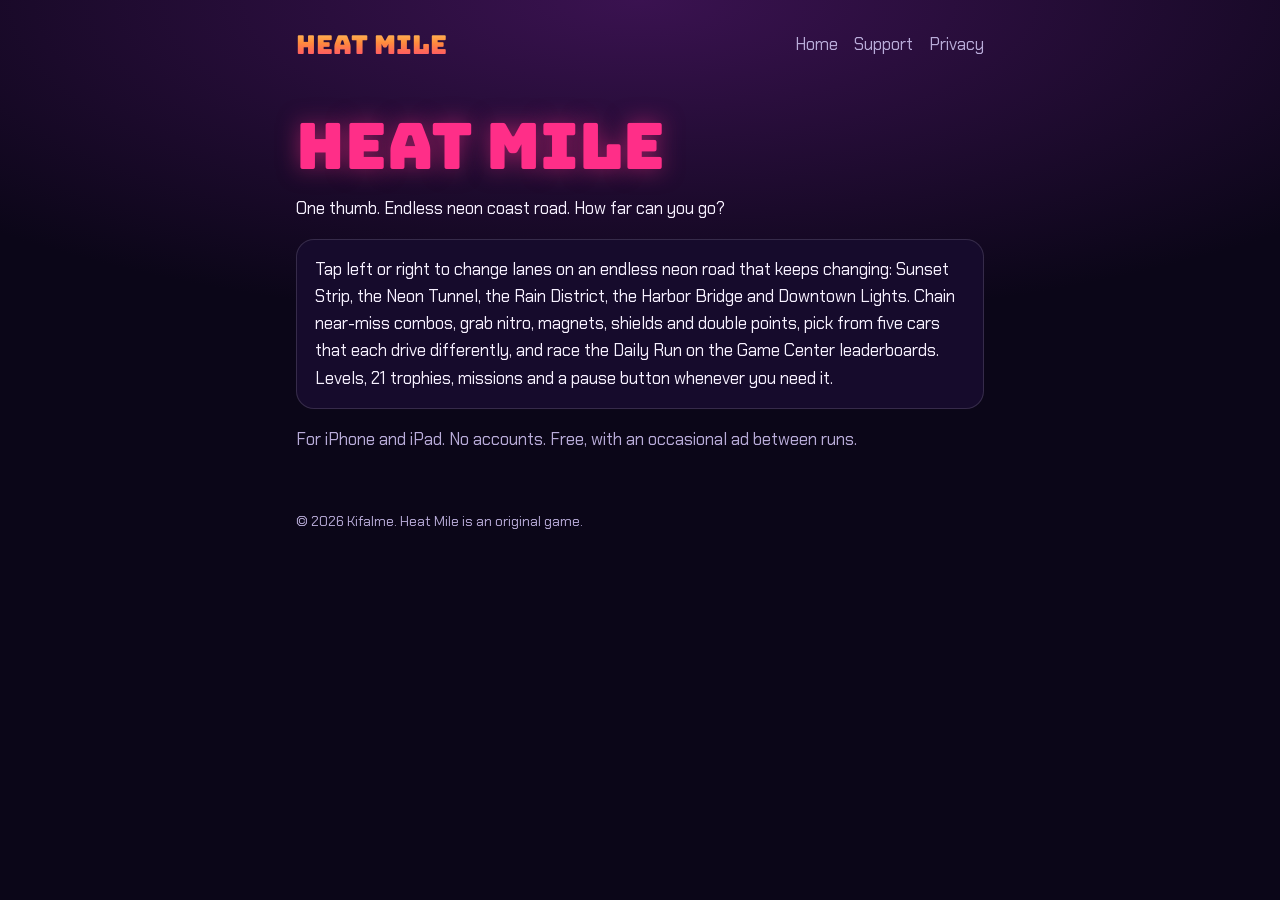
<file: index.html>
<!doctype html><html lang="en"><head><meta charset="utf-8"><meta name="viewport" content="width=device-width,initial-scale=1"><meta name="theme-color" content="#0b0618"><link rel="preconnect" href="https://fonts.googleapis.com"><link rel="stylesheet" href="https://fonts.googleapis.com/css2?family=Bungee&family=Chakra+Petch:wght@500;700&display=swap"><link rel="stylesheet" href="style.css"><title>Heat Mile</title></head>
<body><div class="wrap"><header><a class="brand" href="./">HEAT MILE</a><nav><a href="./">Home</a><a href="support.html">Support</a><a href="privacy.html">Privacy</a></nav></header>
<h1>HEAT MILE</h1>
<p>One thumb. Endless neon coast road. How far can you go?</p>
<div class="card">Tap left or right to change lanes on an endless neon road that keeps changing: Sunset Strip, the Neon Tunnel, the Rain District, the Harbor Bridge and Downtown Lights. Chain near-miss combos, grab nitro, magnets, shields and double points, pick from five cars that each drive differently, and race the Daily Run on the Game Center leaderboards. Levels, 21 trophies, missions and a pause button whenever you need it.</div>
<p class="dim">For iPhone and iPad. No accounts. Free, with an occasional ad between runs.</p>
<footer>© 2026 Kifalme. Heat Mile is an original game.</footer></div></body></html>
</file>
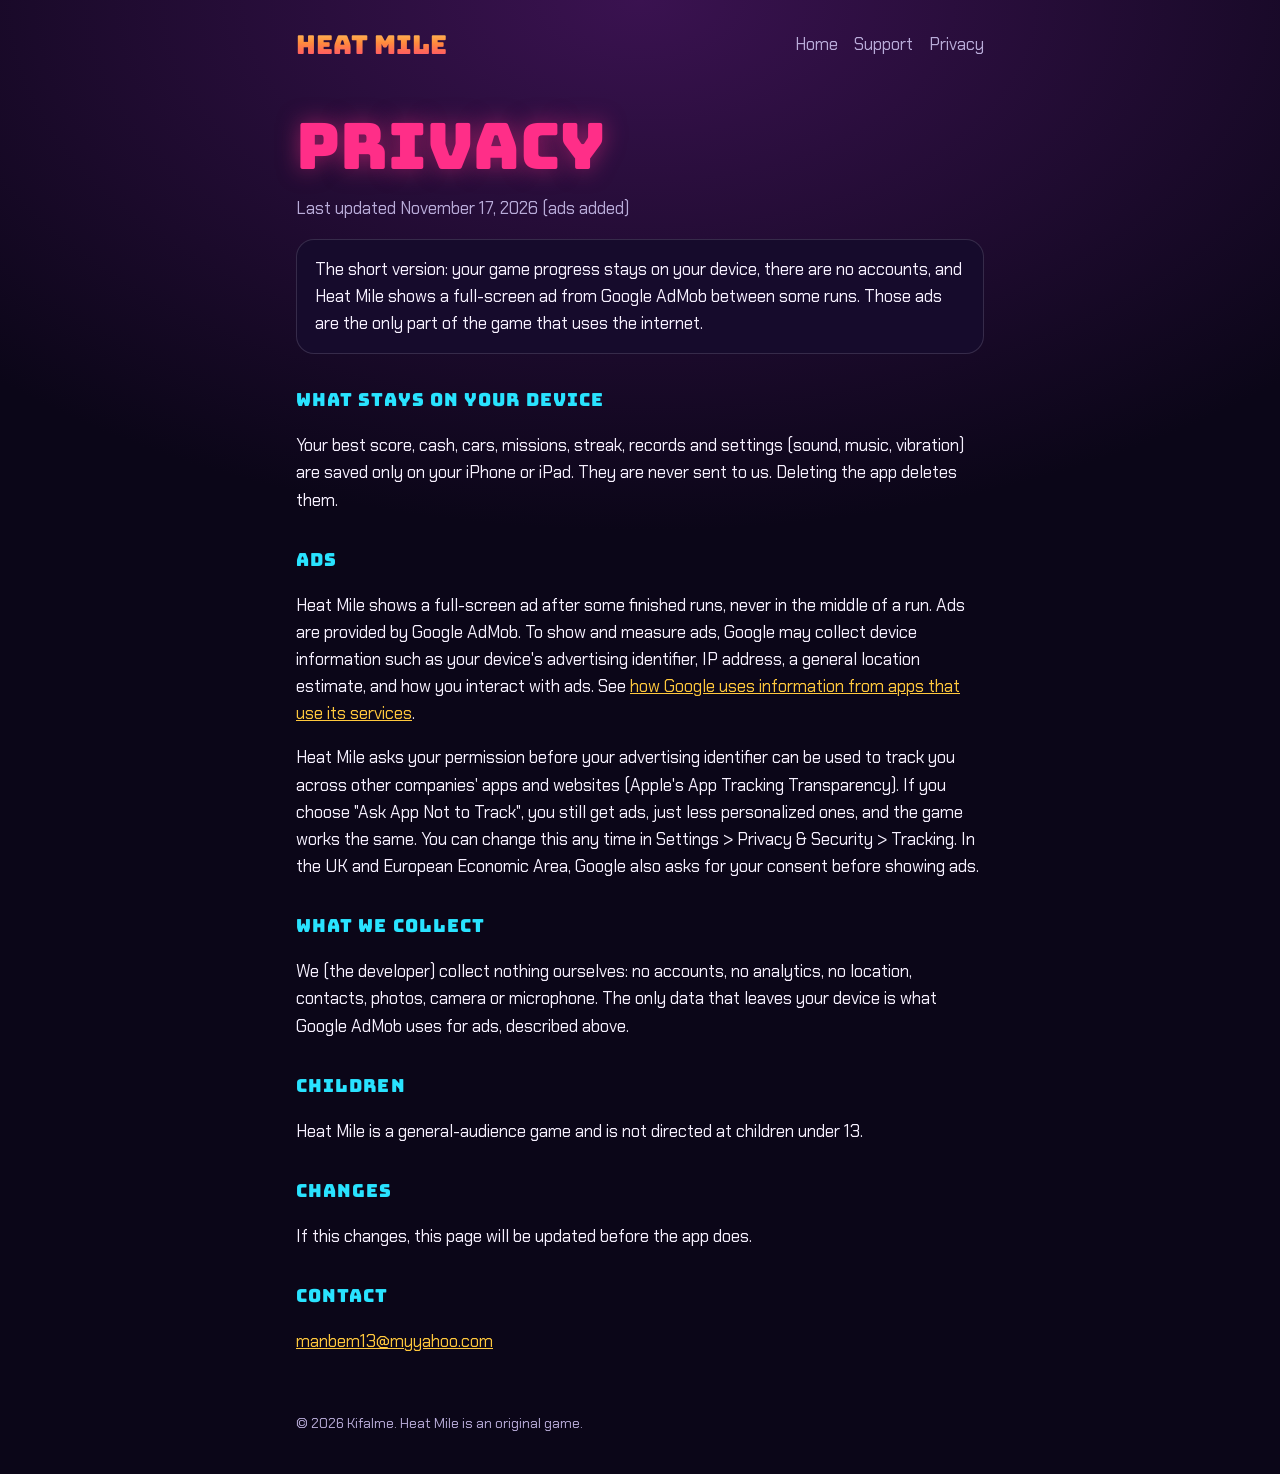
<file: privacy.html>
<!doctype html><html lang="en"><head><meta charset="utf-8"><meta name="viewport" content="width=device-width,initial-scale=1"><meta name="theme-color" content="#0b0618"><link rel="preconnect" href="https://fonts.googleapis.com"><link rel="stylesheet" href="https://fonts.googleapis.com/css2?family=Bungee&family=Chakra+Petch:wght@500;700&display=swap"><link rel="stylesheet" href="style.css"><title>Privacy Policy · Heat Mile</title></head>
<body><div class="wrap"><header><a class="brand" href="./">HEAT MILE</a><nav><a href="./">Home</a><a href="support.html">Support</a><a href="privacy.html">Privacy</a></nav></header>
<h1>PRIVACY</h1>
<p class="dim">Last updated November 17, 2026 (ads added)</p>
<div class="card">The short version: your game progress stays on your device, there are no accounts, and Heat Mile shows a full-screen ad from Google AdMob between some runs. Those ads are the only part of the game that uses the internet.</div>
<h2>What stays on your device</h2>
<p>Your best score, cash, cars, missions, streak, records and settings (sound, music, vibration) are saved only on your iPhone or iPad. They are never sent to us. Deleting the app deletes them.</p>
<h2>Ads</h2>
<p>Heat Mile shows a full-screen ad after some finished runs, never in the middle of a run. Ads are provided by Google AdMob. To show and measure ads, Google may collect device information such as your device's advertising identifier, IP address, a general location estimate, and how you interact with ads. See <a href="https://policies.google.com/technologies/ads">how Google uses information from apps that use its services</a>.</p>
<p>Heat Mile asks your permission before your advertising identifier can be used to track you across other companies' apps and websites (Apple's App Tracking Transparency). If you choose "Ask App Not to Track", you still get ads, just less personalized ones, and the game works the same. You can change this any time in Settings &gt; Privacy &amp; Security &gt; Tracking. In the UK and European Economic Area, Google also asks for your consent before showing ads.</p>
<h2>What we collect</h2>
<p>We (the developer) collect nothing ourselves: no accounts, no analytics, no location, contacts, photos, camera or microphone. The only data that leaves your device is what Google AdMob uses for ads, described above.</p>
<h2>Children</h2>
<p>Heat Mile is a general-audience game and is not directed at children under 13.</p>
<h2>Changes</h2>
<p>If this changes, this page will be updated before the app does.</p>
<h2>Contact</h2>
<p><a href="mailto:manbem13@myyahoo.com">manbem13@myyahoo.com</a></p>
<footer>© 2026 Kifalme. Heat Mile is an original game.</footer></div></body></html>
</file>
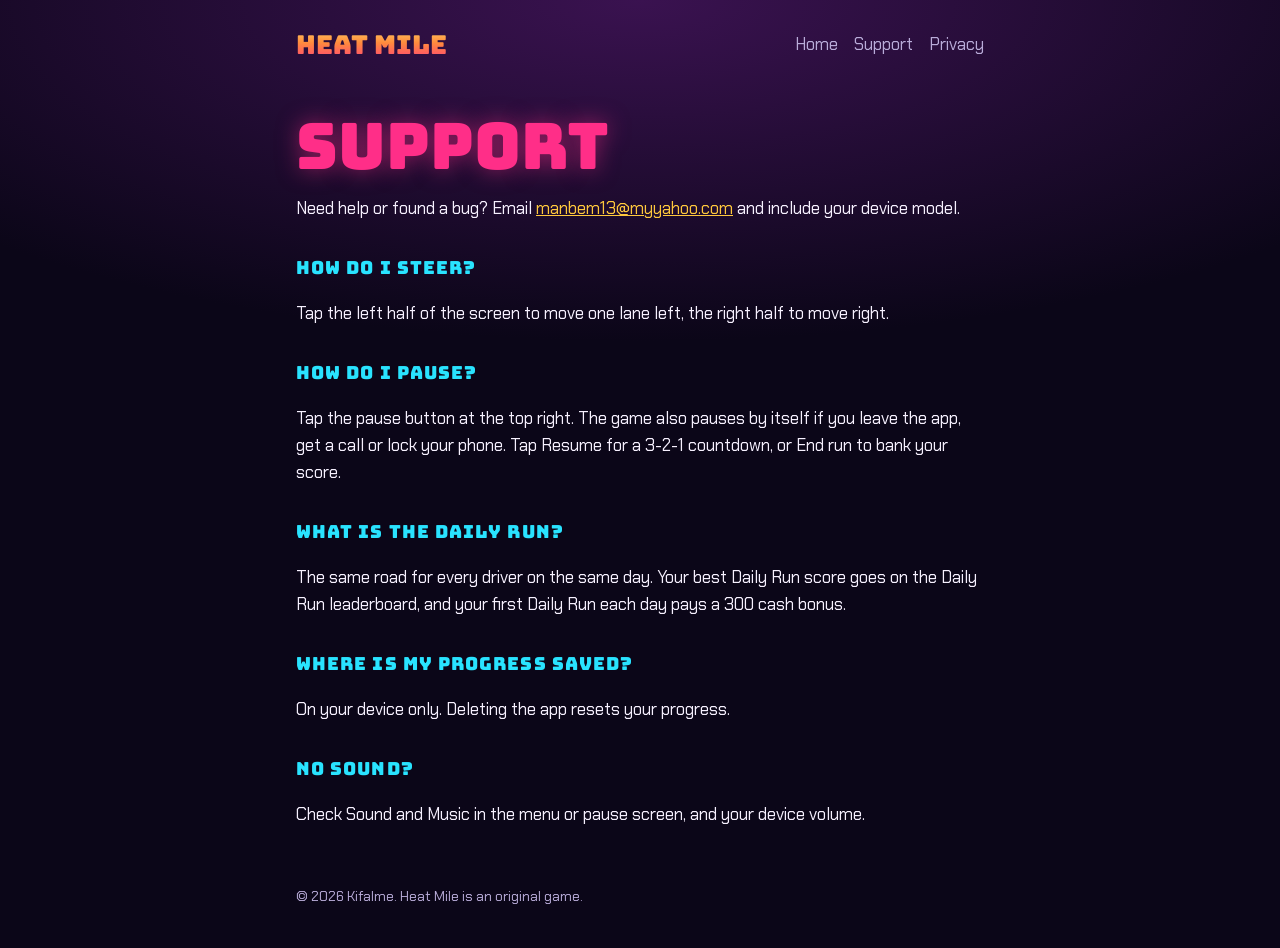
<file: support.html>
<!doctype html><html lang="en"><head><meta charset="utf-8"><meta name="viewport" content="width=device-width,initial-scale=1"><meta name="theme-color" content="#0b0618"><link rel="preconnect" href="https://fonts.googleapis.com"><link rel="stylesheet" href="https://fonts.googleapis.com/css2?family=Bungee&family=Chakra+Petch:wght@500;700&display=swap"><link rel="stylesheet" href="style.css"><title>Support · Heat Mile</title></head>
<body><div class="wrap"><header><a class="brand" href="./">HEAT MILE</a><nav><a href="./">Home</a><a href="support.html">Support</a><a href="privacy.html">Privacy</a></nav></header>
<h1>SUPPORT</h1>
<p>Need help or found a bug? Email <a href="mailto:manbem13@myyahoo.com?subject=Heat%20Mile">manbem13@myyahoo.com</a> and include your device model.</p>
<h2>How do I steer?</h2><p>Tap the left half of the screen to move one lane left, the right half to move right.</p>
<h2>How do I pause?</h2><p>Tap the pause button at the top right. The game also pauses by itself if you leave the app, get a call or lock your phone. Tap Resume for a 3-2-1 countdown, or End run to bank your score.</p>
<h2>What is the Daily Run?</h2><p>The same road for every driver on the same day. Your best Daily Run score goes on the Daily Run leaderboard, and your first Daily Run each day pays a 300 cash bonus.</p>
<h2>Where is my progress saved?</h2><p>On your device only. Deleting the app resets your progress.</p>
<h2>No sound?</h2><p>Check Sound and Music in the menu or pause screen, and your device volume.</p>
<footer>© 2026 Kifalme. Heat Mile is an original game.</footer></div></body></html>
</file>
<file: style.css>
:root{--night:#0b0618;--panel:#160b2c;--ink:#f7f1ff;--dim:#b9acd9;--neon:#ff2e88;--cyan:#29e3ff;--gold:#ffc83d;--line:rgba(247,241,255,.14);color-scheme:dark}
*{box-sizing:border-box}
body{margin:0;background:radial-gradient(120% 60% at 50% 0%,#3a1250 0%,var(--night) 60%);background-color:var(--night);color:var(--ink);font:17px/1.6 'Chakra Petch',system-ui,sans-serif;min-height:100vh}
.wrap{max-width:720px;margin:0 auto;padding:0 16px}
header{padding:24px 0;display:flex;justify-content:space-between;align-items:center;gap:12px;flex-wrap:wrap}
.brand{font-family:'Bungee',Impact,sans-serif;font-size:26px;text-decoration:none;background:linear-gradient(180deg,#ffe36b,#ff8a3d 45%,var(--neon));-webkit-background-clip:text;background-clip:text;color:transparent}
nav a{color:var(--dim);margin-left:16px;text-decoration:none}nav a:hover{color:var(--ink)}
h1{font-family:'Bungee',Impact,sans-serif;font-weight:400;font-size:clamp(36px,9vw,64px);line-height:1;margin:24px 0 8px;color:var(--neon);text-shadow:0 0 22px rgba(255,46,136,.5)}
h2{font-family:'Bungee',Impact,sans-serif;font-weight:400;font-size:18px;letter-spacing:.06em;color:var(--cyan);margin:32px 0 8px}
.card{background:var(--panel);border:1px solid var(--line);border-radius:18px;padding:16px 18px;margin:16px 0}
.dim{color:var(--dim)}a{color:var(--gold)}
footer{padding:40px 0;color:var(--dim);font-size:14px}
</file>
